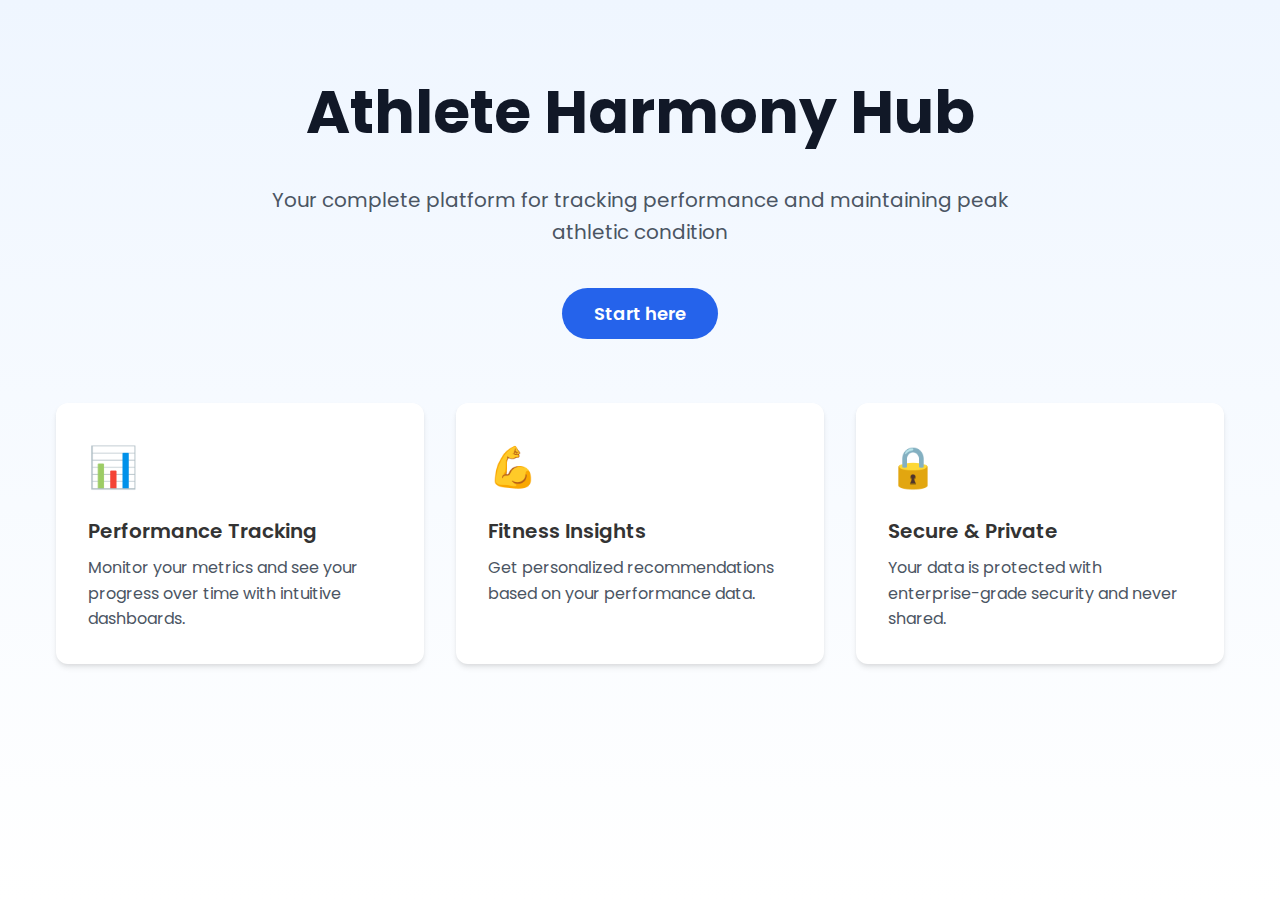
<file: index.html>
<!DOCTYPE html>
<html lang="en">
<head>
    <meta charset="UTF-8">
    <meta name="viewport" content="width=device-width, initial-scale=1.0">
    <title>Athlete Harmony Hub</title>
    <link href="https://fonts.googleapis.com/css2?family=Poppins:wght@300;400;500;600;700&display=swap" rel="stylesheet">
    <link rel="stylesheet" href="styles-plain.css">
</head>
<body>
    <div class="wrapper">
        <header>
            <h1>Athlete Harmony Hub</h1>
            <p>Your complete platform for tracking performance and maintaining peak athletic condition</p>
            <button onclick="window.location.href = 'demo.html'">Start here</button>
        </header>
        
        <div class="feature-grid">
            <div class="feature-card">
                <div class="emoji">📊</div>
                <h3>Performance Tracking</h3>
                <p>Monitor your metrics and see your progress over time with intuitive dashboards.</p>
            </div>
            
            <div class="feature-card">
                <div class="emoji">💪</div>
                <h3>Fitness Insights</h3>
                <p>Get personalized recommendations based on your performance data.</p>
            </div>
            
            <div class="feature-card">
                <div class="emoji">🔒</div>
                <h3>Secure & Private</h3>
                <p>Your data is protected with enterprise-grade security and never shared.</p>
            </div>
        </div>
    </div>

    <script>
        document.addEventListener('DOMContentLoaded', function() {
            console.log('Athlete Harmony Hub - Front Page Loaded');
        });
    </script>
    <!-- IMPORTANT: DO NOT REMOVE THIS SCRIPT TAG OR THIS VERY COMMENT! -->
    <script src="https://cdn.gpteng.co/gptengineer.js" type="module"></script>
</body>
</html>
</file>
<file: styles-plain.css>
/* Reset and base styles */
* {
    margin: 0;
    padding: 0;
    box-sizing: border-box;
}

body {
    font-family: 'Poppins', sans-serif;
    line-height: 1.6;
    color: #333;
    background: linear-gradient(to bottom, #eff6ff, #ffffff);
    min-height: 100vh;
}

.wrapper {
    max-width: 1200px;
    margin: 0 auto;
    padding: 4rem 1rem;
}

/* Header styles */
header {
    text-align: center;
    margin-bottom: 4rem;
}

h1 {
    font-size: 2.5rem;
    font-weight: 700;
    margin-bottom: 1.5rem;
    color: #111827;
}

header p {
    font-size: 1.25rem;
    color: #4b5563;
    max-width: 48rem;
    margin: 0 auto 2.5rem;
}

button {
    background-color: #2563eb;
    color: white;
    font-family: 'Poppins', sans-serif;
    font-weight: 600;
    font-size: 1.125rem;
    padding: 0.75rem 2rem;
    border: none;
    border-radius: 9999px;
    cursor: pointer;
    transition: background-color 0.15s;
}

button:hover {
    background-color: #1d4ed8;
}

/* Feature grid */
.feature-grid {
    display: grid;
    grid-template-columns: 1fr;
    gap: 2rem;
    margin-bottom: 4rem;
}

.feature-card {
    background-color: white;
    padding: 2rem;
    border-radius: 0.75rem;
    box-shadow: 0 4px 6px -1px rgba(0, 0, 0, 0.1), 0 2px 4px -1px rgba(0, 0, 0, 0.06);
    transition: box-shadow 0.15s;
}

.feature-card:hover {
    box-shadow: 0 10px 15px -3px rgba(0, 0, 0, 0.1), 0 4px 6px -2px rgba(0, 0, 0, 0.05);
}

.emoji {
    font-size: 2.5rem;
    color: #2563eb;
    margin-bottom: 1rem;
}

h3 {
    font-size: 1.25rem;
    font-weight: 600;
    margin-bottom: 0.5rem;
}

.feature-card p {
    color: #4b5563;
}

/* Media queries */
@media (min-width: 768px) {
    h1 {
        font-size: 3.75rem;
    }
    
    .feature-grid {
        grid-template-columns: repeat(3, 1fr);
    }
}
</file>
